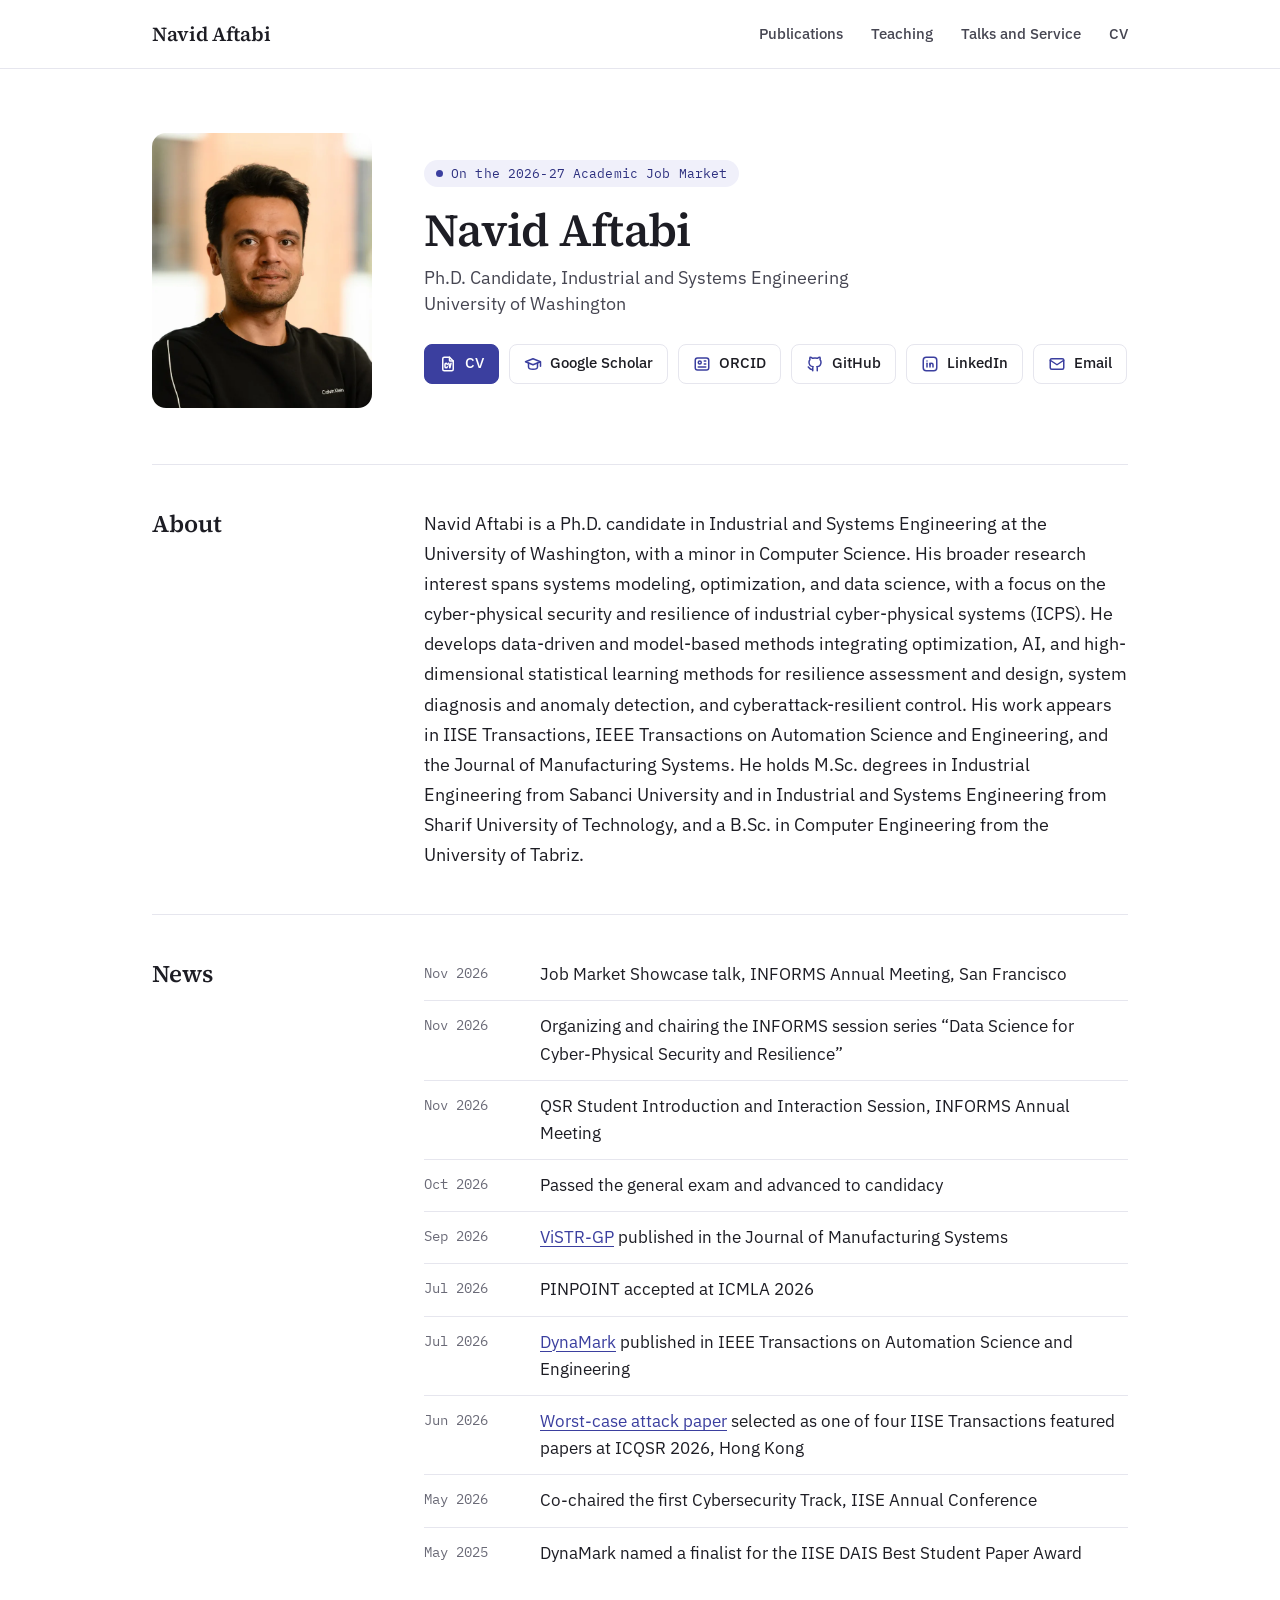
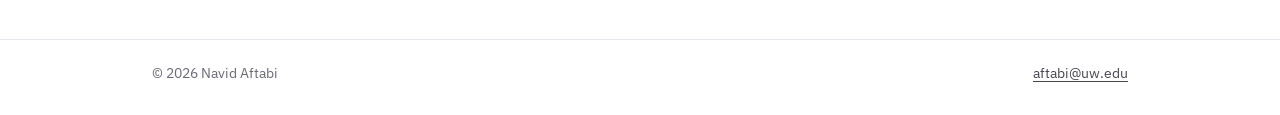
<file: index.html>
<!doctype html>
<html lang="en">
<head>
<meta charset="utf-8">
<meta name="viewport" content="width=device-width, initial-scale=1">
<title>Navid Aftabi</title>
<meta name="description" content="Navid Aftabi is a Ph.D. candidate in Industrial and Systems Engineering at the University of Washington, with a minor in Computer Science.">
<meta name="author" content="Navid Aftabi">
<link rel="canonical" href="https://navidaftabi.github.io/">
<meta property="og:type" content="profile">
<meta property="og:title" content="Navid Aftabi">
<meta property="og:description" content="Ph.D. Candidate, Industrial and Systems Engineering, University of Washington">
<meta property="og:url" content="https://navidaftabi.github.io/">
<meta property="og:image" content="https://navidaftabi.github.io/assets/img/og-card.png">
<meta property="og:image:width" content="1200">
<meta property="og:image:height" content="630">
<meta name="twitter:card" content="summary_large_image">
<link rel="icon" href="/favicon.svg" type="image/svg+xml">
<link rel="apple-touch-icon" href="/apple-touch-icon.png">
<link rel="preload" href="/assets/fonts/source-serif-4-latin-600-normal.woff2" as="font" type="font/woff2" crossorigin>
<link rel="preload" href="/assets/fonts/ibm-plex-sans-latin-400-normal.woff2" as="font" type="font/woff2" crossorigin>
<link rel="stylesheet" href="/assets/css/site.css">
<script type="application/ld+json">
{
  "@context": "https://schema.org",
  "@type": "Person",
  "name": "Navid Aftabi",
  "url": "https://navidaftabi.github.io/",
  "image": "https://navidaftabi.github.io/assets/img/navid-aftabi.jpg",
  "jobTitle": "Ph.D. Candidate",
  "affiliation": {
    "@type": "CollegeOrUniversity",
    "name": "University of Washington"
  },
  "alumniOf": [
    {
      "@type": "CollegeOrUniversity",
      "name": "Sabanci University"
    },
    {
      "@type": "CollegeOrUniversity",
      "name": "Sharif University of Technology"
    },
    {
      "@type": "CollegeOrUniversity",
      "name": "University of Tabriz"
    }
  ],
  "email": "mailto:aftabi@uw.edu",
  "sameAs": [
    "https://scholar.google.com/citations?user=bAB22FwAAAAJ",
    "https://orcid.org/0000-0002-2063-1622",
    "https://github.com/navidaftabi",
    "https://www.linkedin.com/in/navid-aftabi"
  ]
}
</script>
</head>
<body>
<a class="skip" href="#main">Skip to content</a>

<header class="site-header">
  <div class="wrap">
    <a class="wordmark" href="/">Navid Aftabi</a>
    <nav class="nav" aria-label="Main">
      <a href="/publications/">Publications</a>
      <a href="/teaching/">Teaching</a>
      <a href="/talks-and-service/">Talks and Service</a>
      <a href="/cv.pdf">CV</a>
    </nav>
  </div>
</header>

<main id="main" class="wrap">
  <section class="hero" aria-label="Introduction">
    <picture class="portrait">
      <source srcset="/assets/img/navid-aftabi.webp" type="image/webp">
      <img src="/assets/img/navid-aftabi.jpg" width="640" height="800" alt="Portrait of Navid Aftabi">
    </picture>
    <div>
      <p class="status">On the 2026-27 Academic Job Market</p>
      <h1>Navid Aftabi</h1>
      <p class="role">Ph.D. Candidate, Industrial and Systems Engineering<br>University of Washington</p>
      <ul class="links">
        <li><a class="btn btn-primary" href="/cv.pdf"><svg viewBox="0 0 24 24" fill="none" stroke="currentColor" stroke-width="2" stroke-linecap="round" stroke-linejoin="round" aria-hidden="true"><path d="M14 3v4a1 1 0 0 0 1 1h4"/><path d="M17 21h-10a2 2 0 0 1 -2 -2v-14a2 2 0 0 1 2 -2h7l5 5v11a2 2 0 0 1 -2 2"/><path d="M11 12.5a1.5 1.5 0 0 0 -3 0v3a1.5 1.5 0 0 0 3 0"/><path d="M13 11l1.5 6l1.5 -6"/></svg>CV</a></li>
        <li><a class="btn" href="https://scholar.google.com/citations?user=bAB22FwAAAAJ" rel="noopener"><svg viewBox="0 0 24 24" fill="none" stroke="currentColor" stroke-width="2" stroke-linecap="round" stroke-linejoin="round" aria-hidden="true"><path d="M22 9l-10 -4l-10 4l10 4l10 -4v6"/><path d="M6 10.6v5.4a6 3 0 0 0 12 0v-5.4"/></svg>Google Scholar</a></li>
        <li><a class="btn" href="https://orcid.org/0000-0002-2063-1622" rel="noopener"><svg viewBox="0 0 24 24" fill="none" stroke="currentColor" stroke-width="2" stroke-linecap="round" stroke-linejoin="round" aria-hidden="true"><path d="M3 7a3 3 0 0 1 3 -3h12a3 3 0 0 1 3 3v10a3 3 0 0 1 -3 3h-12a3 3 0 0 1 -3 -3l0 -10"/><path d="M7 10a2 2 0 1 0 4 0a2 2 0 1 0 -4 0"/><path d="M15 8l2 0"/><path d="M15 12l2 0"/><path d="M7 16l10 0"/></svg>ORCID</a></li>
        <li><a class="btn" href="https://github.com/navidaftabi" rel="noopener"><svg viewBox="0 0 24 24" fill="none" stroke="currentColor" stroke-width="2" stroke-linecap="round" stroke-linejoin="round" aria-hidden="true"><path d="M9 19c-4.3 1.4 -4.3 -2.5 -6 -3m12 5v-3.5c0 -1 .1 -1.4 -.5 -2c2.8 -.3 5.5 -1.4 5.5 -6a4.6 4.6 0 0 0 -1.3 -3.2a4.2 4.2 0 0 0 -.1 -3.2s-1.1 -.3 -3.5 1.3a12.3 12.3 0 0 0 -6.2 0c-2.4 -1.6 -3.5 -1.3 -3.5 -1.3a4.2 4.2 0 0 0 -.1 3.2a4.6 4.6 0 0 0 -1.3 3.2c0 4.6 2.7 5.7 5.5 6c-.6 .6 -.6 1.2 -.5 2v3.5"/></svg>GitHub</a></li>
        <li><a class="btn" href="https://www.linkedin.com/in/navid-aftabi" rel="noopener"><svg viewBox="0 0 24 24" fill="none" stroke="currentColor" stroke-width="2" stroke-linecap="round" stroke-linejoin="round" aria-hidden="true"><path d="M8 11v5"/><path d="M8 8v.01"/><path d="M12 16v-5"/><path d="M16 16v-3a2 2 0 1 0 -4 0"/><path d="M3 7a4 4 0 0 1 4 -4h10a4 4 0 0 1 4 4v10a4 4 0 0 1 -4 4h-10a4 4 0 0 1 -4 -4l0 -10"/></svg>LinkedIn</a></li>
        <li><a class="btn" href="mailto:aftabi@uw.edu"><svg viewBox="0 0 24 24" fill="none" stroke="currentColor" stroke-width="2" stroke-linecap="round" stroke-linejoin="round" aria-hidden="true"><path d="M3 7a2 2 0 0 1 2 -2h14a2 2 0 0 1 2 2v10a2 2 0 0 1 -2 2h-14a2 2 0 0 1 -2 -2v-10"/><path d="M3 7l9 6l9 -6"/></svg>Email</a></li>
      </ul>
    </div>
  </section>

  <section class="section" aria-labelledby="about">
    <h2 id="about">About</h2>
    <p class="bio">Navid Aftabi is a Ph.D. candidate in Industrial and Systems Engineering at the University of Washington, with a minor in Computer Science. His broader research interest spans systems modeling, optimization, and data science, with a focus on the cyber-physical security and resilience of industrial cyber-physical systems (ICPS). He develops data-driven and model-based methods integrating optimization, AI, and high-dimensional statistical learning methods for resilience assessment and design, system diagnosis and anomaly detection, and cyberattack-resilient control. His work appears in IISE Transactions, IEEE Transactions on Automation Science and Engineering, and the Journal of Manufacturing Systems. He holds M.Sc. degrees in Industrial Engineering from Sabanci University and in Industrial and Systems Engineering from Sharif University of Technology, and a B.Sc. in Computer Engineering from the University of Tabriz.</p>
  </section>

  <section class="section" aria-labelledby="news">
    <h2 id="news">News</h2>
    <ul class="news">
      <li><time datetime="2026-11">Nov 2026</time><p>Job Market Showcase talk, INFORMS Annual Meeting, San Francisco</p></li>
      <li><time datetime="2026-11">Nov 2026</time><p>Organizing and chairing the INFORMS session series “Data Science for Cyber-Physical Security and Resilience”</p></li>
      <li><time datetime="2026-11">Nov 2026</time><p>QSR Student Introduction and Interaction Session, INFORMS Annual Meeting</p></li>
      <li><time datetime="2026-10">Oct 2026</time><p>Passed the general exam and advanced to candidacy</p></li>
      <li><time datetime="2026-09">Sep 2026</time><p><a href="https://doi.org/10.1016/j.jmsy.2026.09.008" rel="noopener">ViSTR-GP</a> published in the Journal of Manufacturing Systems</p></li>
      <li><time datetime="2026-07">Jul 2026</time><p>PINPOINT accepted at ICMLA 2026</p></li>
      <li><time datetime="2026-07">Jul 2026</time><p><a href="https://doi.org/10.1109/TASE.2026.3715642" rel="noopener">DynaMark</a> published in IEEE Transactions on Automation Science and Engineering</p></li>
      <li><time datetime="2026-06">Jun 2026</time><p><a href="https://doi.org/10.1080/24725854.2024.2439856" rel="noopener">Worst-case attack paper</a> selected as one of four IISE Transactions featured papers at ICQSR 2026, Hong Kong</p></li>
      <li><time datetime="2026-05">May 2026</time><p>Co-chaired the first Cybersecurity Track, IISE Annual Conference</p></li>
      <li><time datetime="2025-05">May 2025</time><p>DynaMark named a finalist for the IISE DAIS Best Student Paper Award</p></li>
    </ul>
  </section>
</main>

<footer class="site-footer">
  <div class="wrap">
    <span>&copy; 2026 Navid Aftabi</span>
    <a href="mailto:aftabi@uw.edu">aftabi@uw.edu</a>
  </div>
</footer>
</body>
</html>
</file>
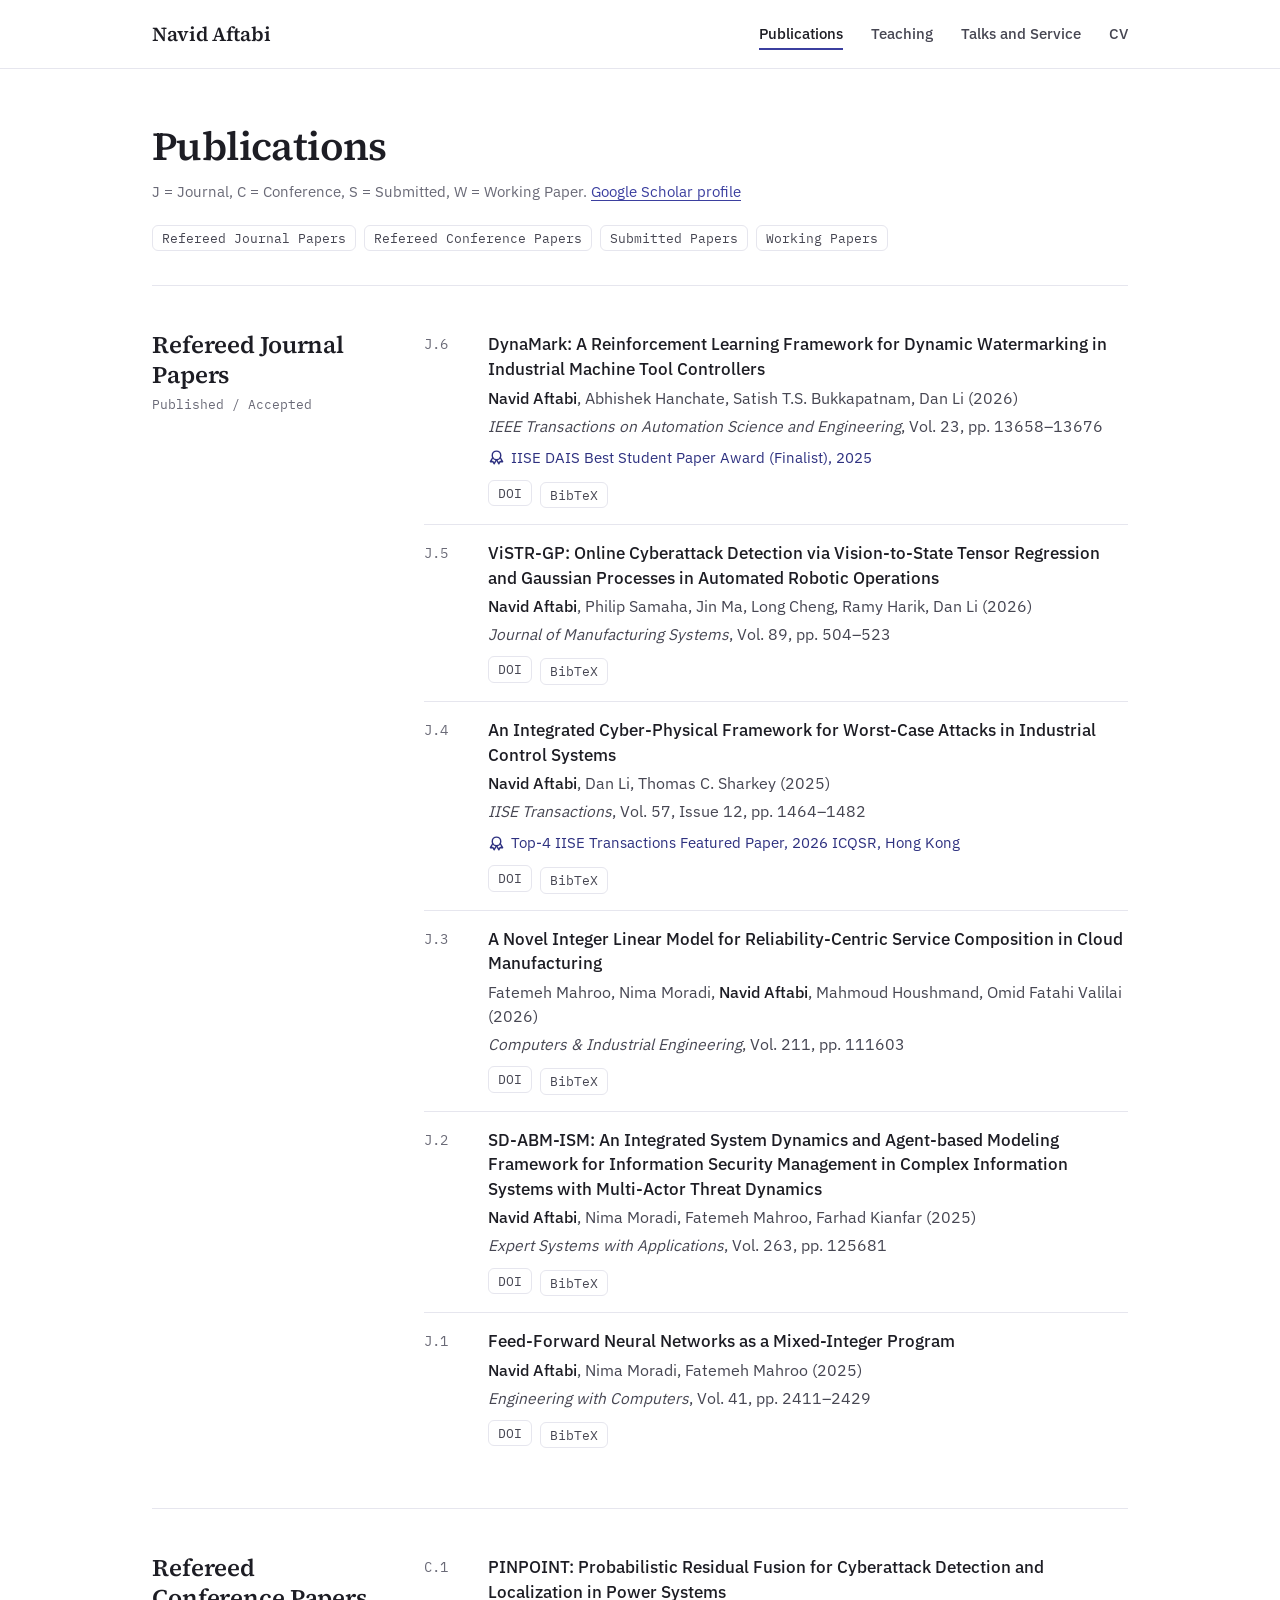
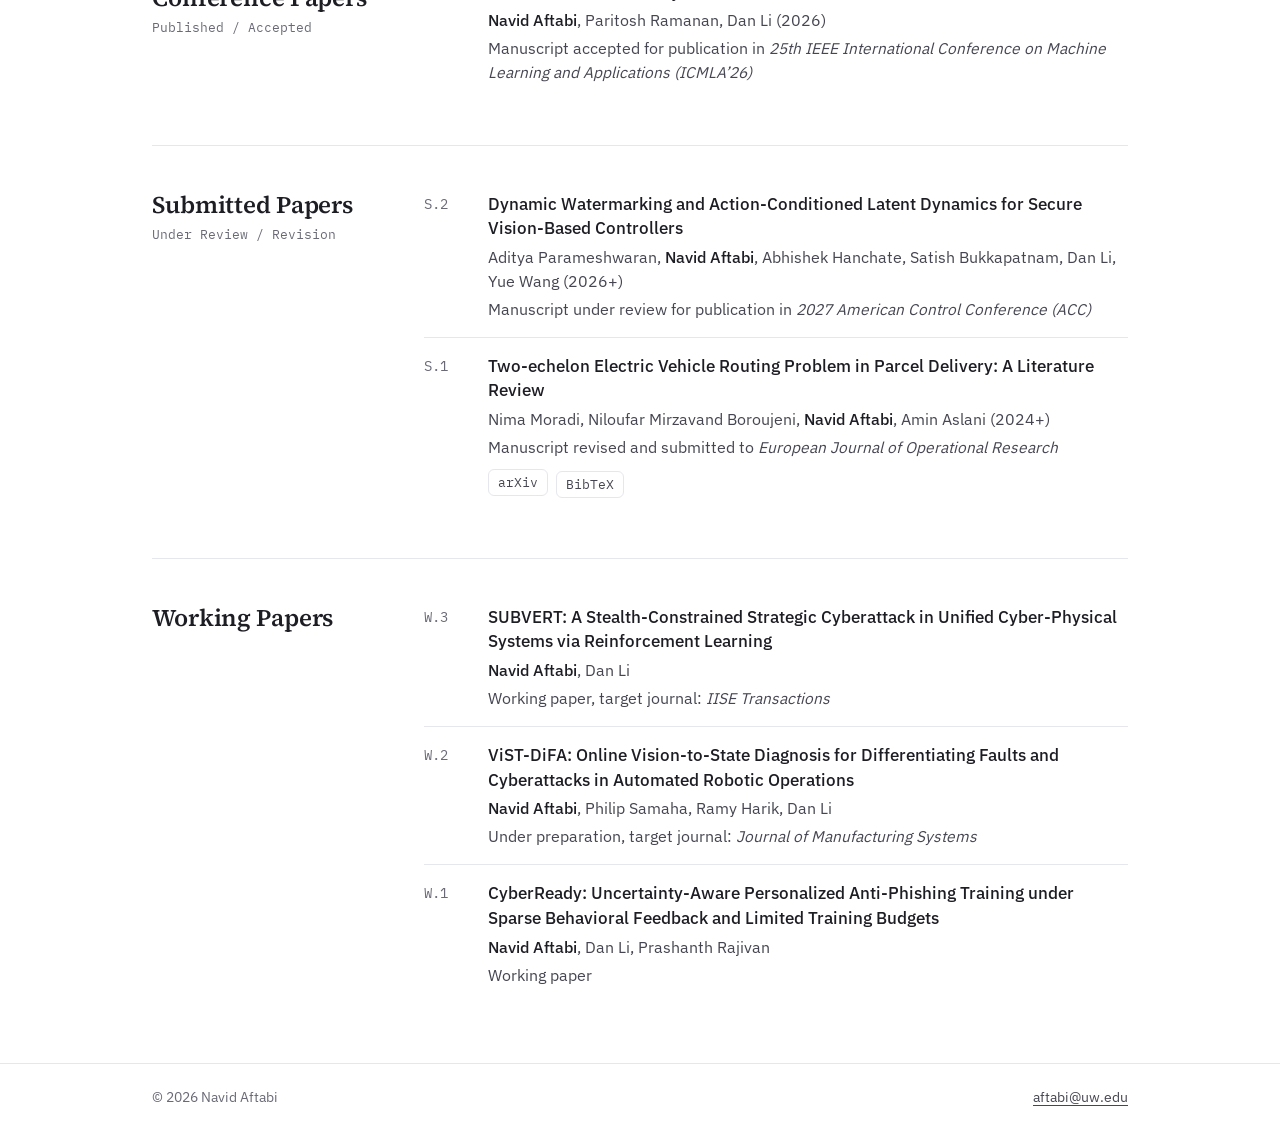
<file: publications/index.html>
<!doctype html>
<html lang="en">
<head>
<meta charset="utf-8">
<meta name="viewport" content="width=device-width, initial-scale=1">
<title>Publications | Navid Aftabi</title>
<meta name="description" content="Publications of Navid Aftabi: journal papers, conference papers, submitted papers, and working papers.">
<meta name="author" content="Navid Aftabi">
<link rel="canonical" href="https://navidaftabi.github.io/publications/">
<meta property="og:type" content="profile">
<meta property="og:title" content="Publications | Navid Aftabi">
<meta property="og:description" content="Ph.D. Candidate, Industrial and Systems Engineering, University of Washington">
<meta property="og:url" content="https://navidaftabi.github.io/publications/">
<meta property="og:image" content="https://navidaftabi.github.io/assets/img/og-card.png">
<meta property="og:image:width" content="1200">
<meta property="og:image:height" content="630">
<meta name="twitter:card" content="summary_large_image">
<link rel="icon" href="/favicon.svg" type="image/svg+xml">
<link rel="apple-touch-icon" href="/apple-touch-icon.png">
<link rel="preload" href="/assets/fonts/source-serif-4-latin-600-normal.woff2" as="font" type="font/woff2" crossorigin>
<link rel="preload" href="/assets/fonts/ibm-plex-sans-latin-400-normal.woff2" as="font" type="font/woff2" crossorigin>
<link rel="stylesheet" href="/assets/css/site.css">
</head>
<body>
<a class="skip" href="#main">Skip to content</a>

<header class="site-header">
  <div class="wrap">
    <a class="wordmark" href="/">Navid Aftabi</a>
    <nav class="nav" aria-label="Main">
      <a href="/publications/" aria-current="page">Publications</a>
      <a href="/teaching/">Teaching</a>
      <a href="/talks-and-service/">Talks and Service</a>
      <a href="/cv.pdf">CV</a>
    </nav>
  </div>
</header>

<main id="main" class="wrap">
  <header class="page-head">
    <h1>Publications</h1>
    <p class="page-note">J = Journal, C = Conference, S = Submitted, W = Working Paper. <a href="https://scholar.google.com/citations?user=bAB22FwAAAAJ" rel="noopener">Google Scholar profile</a></p>
    <nav class="jump" aria-label="Sections"><a class="chip" href="#journal">Refereed Journal Papers</a><a class="chip" href="#conference">Refereed Conference Papers</a><a class="chip" href="#submitted">Submitted Papers</a><a class="chip" href="#working">Working Papers</a></nav>
  </header>

  <section class="section" aria-labelledby="journal">
    <h2 id="journal">Refereed Journal Papers<span class="sub">Published / Accepted</span></h2>
    <div>
      <ol class="entries">
        <li class="entry pub" id="J6">
          <span class="pub-label">J.6</span>
          <div>
          <h3 class="pub-title"><a href="https://doi.org/10.1109/TASE.2026.3715642" rel="noopener">DynaMark: A Reinforcement Learning Framework for Dynamic Watermarking in Industrial Machine Tool Controllers</a></h3>
          <p class="pub-meta"><strong>Navid Aftabi</strong>, Abhishek Hanchate, Satish T.S. Bukkapatnam, Dan Li (2026)</p>
          <p class="pub-meta"><em>IEEE Transactions on Automation Science and Engineering</em>, Vol. 23, pp. 13658–13676</p>
          <p class="pub-award"><svg viewBox="0 0 24 24" fill="none" stroke="currentColor" stroke-width="2" stroke-linecap="round" stroke-linejoin="round" aria-hidden="true"><path d="M6 9a6 6 0 1 0 12 0a6 6 0 1 0 -12 0"/><path d="M12 15l3.4 5.89l1.598 -3.233l3.598 .232l-3.4 -5.889"/><path d="M6.802 12l-3.4 5.89l3.598 -.233l1.598 3.232l3.4 -5.889"/></svg>IISE DAIS Best Student Paper Award (Finalist), 2025</p>
          <div class="pub-actions"><a class="chip" href="https://doi.org/10.1109/TASE.2026.3715642" rel="noopener">DOI</a><details class="bib"><summary class="chip">BibTeX</summary><pre>@article{aftabi2026dynamark,
  author = {Aftabi, Navid and Hanchate, Abhishek and Bukkapatnam, Satish T.S. and Li, Dan},
  title = {{DynaMark: A Reinforcement Learning Framework for Dynamic Watermarking in Industrial Machine Tool Controllers}},
  journal = {IEEE Transactions on Automation Science and Engineering},
  year = {2026},
  volume = {23},
  pages = {13658--13676},
  doi = {10.1109/TASE.2026.3715642}
}</pre><button class="chip copy" type="button">Copy</button></details></div>
          </div>
        </li>
        <li class="entry pub" id="J5">
          <span class="pub-label">J.5</span>
          <div>
          <h3 class="pub-title"><a href="https://doi.org/10.1016/j.jmsy.2026.09.008" rel="noopener">ViSTR-GP: Online Cyberattack Detection via Vision-to-State Tensor Regression and Gaussian Processes in Automated Robotic Operations</a></h3>
          <p class="pub-meta"><strong>Navid Aftabi</strong>, Philip Samaha, Jin Ma, Long Cheng, Ramy Harik, Dan Li (2026)</p>
          <p class="pub-meta"><em>Journal of Manufacturing Systems</em>, Vol. 89, pp. 504–523</p>
          <div class="pub-actions"><a class="chip" href="https://doi.org/10.1016/j.jmsy.2026.09.008" rel="noopener">DOI</a><details class="bib"><summary class="chip">BibTeX</summary><pre>@article{aftabi2026vistrgp,
  author = {Aftabi, Navid and Samaha, Philip and Ma, Jin and Cheng, Long and Harik, Ramy and Li, Dan},
  title = {{ViSTR-GP: Online Cyberattack Detection via Vision-to-State Tensor Regression and Gaussian Processes in Automated Robotic Operations}},
  journal = {Journal of Manufacturing Systems},
  year = {2026},
  volume = {89},
  pages = {504--523},
  doi = {10.1016/j.jmsy.2026.09.008}
}</pre><button class="chip copy" type="button">Copy</button></details></div>
          </div>
        </li>
        <li class="entry pub" id="J4">
          <span class="pub-label">J.4</span>
          <div>
          <h3 class="pub-title"><a href="https://doi.org/10.1080/24725854.2024.2439856" rel="noopener">An Integrated Cyber-Physical Framework for Worst-Case Attacks in Industrial Control Systems</a></h3>
          <p class="pub-meta"><strong>Navid Aftabi</strong>, Dan Li, Thomas C. Sharkey (2025)</p>
          <p class="pub-meta"><em>IISE Transactions</em>, Vol. 57, Issue 12, pp. 1464–1482</p>
          <p class="pub-award"><svg viewBox="0 0 24 24" fill="none" stroke="currentColor" stroke-width="2" stroke-linecap="round" stroke-linejoin="round" aria-hidden="true"><path d="M6 9a6 6 0 1 0 12 0a6 6 0 1 0 -12 0"/><path d="M12 15l3.4 5.89l1.598 -3.233l3.598 .232l-3.4 -5.889"/><path d="M6.802 12l-3.4 5.89l3.598 -.233l1.598 3.232l3.4 -5.889"/></svg>Top-4 IISE Transactions Featured Paper, 2026 ICQSR, Hong Kong</p>
          <div class="pub-actions"><a class="chip" href="https://doi.org/10.1080/24725854.2024.2439856" rel="noopener">DOI</a><details class="bib"><summary class="chip">BibTeX</summary><pre>@article{aftabi2025integrated,
  author = {Aftabi, Navid and Li, Dan and Sharkey, Thomas C.},
  title = {{An Integrated Cyber-Physical Framework for Worst-Case Attacks in Industrial Control Systems}},
  journal = {IISE Transactions},
  year = {2025},
  volume = {57},
  number = {12},
  pages = {1464--1482},
  doi = {10.1080/24725854.2024.2439856}
}</pre><button class="chip copy" type="button">Copy</button></details></div>
          </div>
        </li>
        <li class="entry pub" id="J3">
          <span class="pub-label">J.3</span>
          <div>
          <h3 class="pub-title"><a href="https://doi.org/10.1016/j.cie.2025.111603" rel="noopener">A Novel Integer Linear Model for Reliability-Centric Service Composition in Cloud Manufacturing</a></h3>
          <p class="pub-meta">Fatemeh Mahroo, Nima Moradi, <strong>Navid Aftabi</strong>, Mahmoud Houshmand, Omid Fatahi Valilai (2026)</p>
          <p class="pub-meta"><em>Computers &amp; Industrial Engineering</em>, Vol. 211, pp. 111603</p>
          <div class="pub-actions"><a class="chip" href="https://doi.org/10.1016/j.cie.2025.111603" rel="noopener">DOI</a><details class="bib"><summary class="chip">BibTeX</summary><pre>@article{mahroo2026novel,
  author = {Mahroo, Fatemeh and Moradi, Nima and Aftabi, Navid and Houshmand, Mahmoud and {Fatahi Valilai}, Omid},
  title = {{A Novel Integer Linear Model for Reliability-Centric Service Composition in Cloud Manufacturing}},
  journal = {Computers \&amp; Industrial Engineering},
  year = {2026},
  volume = {211},
  pages = {111603},
  doi = {10.1016/j.cie.2025.111603}
}</pre><button class="chip copy" type="button">Copy</button></details></div>
          </div>
        </li>
        <li class="entry pub" id="J2">
          <span class="pub-label">J.2</span>
          <div>
          <h3 class="pub-title"><a href="https://doi.org/10.1016/j.eswa.2024.125681" rel="noopener">SD-ABM-ISM: An Integrated System Dynamics and Agent-based Modeling Framework for Information Security Management in Complex Information Systems with Multi-Actor Threat Dynamics</a></h3>
          <p class="pub-meta"><strong>Navid Aftabi</strong>, Nima Moradi, Fatemeh Mahroo, Farhad Kianfar (2025)</p>
          <p class="pub-meta"><em>Expert Systems with Applications</em>, Vol. 263, pp. 125681</p>
          <div class="pub-actions"><a class="chip" href="https://doi.org/10.1016/j.eswa.2024.125681" rel="noopener">DOI</a><details class="bib"><summary class="chip">BibTeX</summary><pre>@article{aftabi2025sdabmism,
  author = {Aftabi, Navid and Moradi, Nima and Mahroo, Fatemeh and Kianfar, Farhad},
  title = {{SD-ABM-ISM: An Integrated System Dynamics and Agent-based Modeling Framework for Information Security Management in Complex Information Systems with Multi-Actor Threat Dynamics}},
  journal = {Expert Systems with Applications},
  year = {2025},
  volume = {263},
  pages = {125681},
  doi = {10.1016/j.eswa.2024.125681}
}</pre><button class="chip copy" type="button">Copy</button></details></div>
          </div>
        </li>
        <li class="entry pub" id="J1">
          <span class="pub-label">J.1</span>
          <div>
          <h3 class="pub-title"><a href="https://doi.org/10.1007/s00366-025-02114-2" rel="noopener">Feed-Forward Neural Networks as a Mixed-Integer Program</a></h3>
          <p class="pub-meta"><strong>Navid Aftabi</strong>, Nima Moradi, Fatemeh Mahroo (2025)</p>
          <p class="pub-meta"><em>Engineering with Computers</em>, Vol. 41, pp. 2411–2429</p>
          <div class="pub-actions"><a class="chip" href="https://doi.org/10.1007/s00366-025-02114-2" rel="noopener">DOI</a><details class="bib"><summary class="chip">BibTeX</summary><pre>@article{aftabi2025feedforward,
  author = {Aftabi, Navid and Moradi, Nima and Mahroo, Fatemeh},
  title = {{Feed-Forward Neural Networks as a Mixed-Integer Program}},
  journal = {Engineering with Computers},
  year = {2025},
  volume = {41},
  pages = {2411--2429},
  doi = {10.1007/s00366-025-02114-2}
}</pre><button class="chip copy" type="button">Copy</button></details></div>
          </div>
        </li>
      </ol>
    </div>
  </section>

  <section class="section" aria-labelledby="conference">
    <h2 id="conference">Refereed Conference Papers<span class="sub">Published / Accepted</span></h2>
    <div>
      <ol class="entries">
        <li class="entry pub" id="C1">
          <span class="pub-label">C.1</span>
          <div>
          <h3 class="pub-title">PINPOINT: Probabilistic Residual Fusion for Cyberattack Detection and Localization in Power Systems</h3>
          <p class="pub-meta"><strong>Navid Aftabi</strong>, Paritosh Ramanan, Dan Li (2026)</p>
          <p class="pub-meta">Manuscript accepted for publication in <em>25th IEEE International Conference on Machine Learning and Applications (ICMLA’26)</em></p>
          </div>
        </li>
      </ol>
    </div>
  </section>

  <section class="section" aria-labelledby="submitted">
    <h2 id="submitted">Submitted Papers<span class="sub">Under Review / Revision</span></h2>
    <div>
      <ol class="entries">
        <li class="entry pub" id="S2">
          <span class="pub-label">S.2</span>
          <div>
          <h3 class="pub-title">Dynamic Watermarking and Action-Conditioned Latent Dynamics for Secure Vision-Based Controllers</h3>
          <p class="pub-meta">Aditya Parameshwaran, <strong>Navid Aftabi</strong>, Abhishek Hanchate, Satish Bukkapatnam, Dan Li, Yue Wang (2026+)</p>
          <p class="pub-meta">Manuscript under review for publication in <em>2027 American Control Conference (ACC)</em></p>
          </div>
        </li>
        <li class="entry pub" id="S1">
          <span class="pub-label">S.1</span>
          <div>
          <h3 class="pub-title"><a href="https://doi.org/10.48550/arXiv.2412.19395" rel="noopener">Two-echelon Electric Vehicle Routing Problem in Parcel Delivery: A Literature Review</a></h3>
          <p class="pub-meta">Nima Moradi, Niloufar Mirzavand Boroujeni, <strong>Navid Aftabi</strong>, Amin Aslani (2024+)</p>
          <p class="pub-meta">Manuscript revised and submitted to <em>European Journal of Operational Research</em></p>
          <div class="pub-actions"><a class="chip" href="https://doi.org/10.48550/arXiv.2412.19395" rel="noopener">arXiv</a><details class="bib"><summary class="chip">BibTeX</summary><pre>@misc{moradi2024twoechelon,
  author = {Moradi, Nima and {Mirzavand Boroujeni}, Niloufar and Aftabi, Navid and Aslani, Amin},
  title = {{Two-echelon Electric Vehicle Routing Problem in Parcel Delivery: A Literature Review}},
  year = {2024},
  eprint = {2412.19395},
  archivePrefix = {arXiv},
  doi = {10.48550/arXiv.2412.19395}
}</pre><button class="chip copy" type="button">Copy</button></details></div>
          </div>
        </li>
      </ol>
    </div>
  </section>

  <section class="section" aria-labelledby="working">
    <h2 id="working">Working Papers</h2>
    <div>
      <ol class="entries">
        <li class="entry pub" id="W3">
          <span class="pub-label">W.3</span>
          <div>
          <h3 class="pub-title">SUBVERT: A Stealth-Constrained Strategic Cyberattack in Unified Cyber-Physical Systems via Reinforcement Learning</h3>
          <p class="pub-meta"><strong>Navid Aftabi</strong>, Dan Li</p>
          <p class="pub-meta">Working paper, target journal: <em>IISE Transactions</em></p>
          </div>
        </li>
        <li class="entry pub" id="W2">
          <span class="pub-label">W.2</span>
          <div>
          <h3 class="pub-title">ViST-DiFA: Online Vision-to-State Diagnosis for Differentiating Faults and Cyberattacks in Automated Robotic Operations</h3>
          <p class="pub-meta"><strong>Navid Aftabi</strong>, Philip Samaha, Ramy Harik, Dan Li</p>
          <p class="pub-meta">Under preparation, target journal: <em>Journal of Manufacturing Systems</em></p>
          </div>
        </li>
        <li class="entry pub" id="W1">
          <span class="pub-label">W.1</span>
          <div>
          <h3 class="pub-title">CyberReady: Uncertainty-Aware Personalized Anti-Phishing Training under Sparse Behavioral Feedback and Limited Training Budgets</h3>
          <p class="pub-meta"><strong>Navid Aftabi</strong>, Dan Li, Prashanth Rajivan</p>
          <p class="pub-meta">Working paper</p>
          </div>
        </li>
      </ol>
    </div>
  </section>
</main>

<footer class="site-footer">
  <div class="wrap">
    <span>&copy; 2026 Navid Aftabi</span>
    <a href="mailto:aftabi@uw.edu">aftabi@uw.edu</a>
  </div>
</footer>
<script>
document.querySelectorAll('.bib .copy').forEach(function (b) {
  b.addEventListener('click', function () {
    var t = b.parentElement.querySelector('pre').textContent;
    navigator.clipboard.writeText(t).then(function () {
      b.textContent = 'Copied'; setTimeout(function () { b.textContent = 'Copy'; }, 1500);
    });
  });
});
</script>
</body>
</html>
</file>
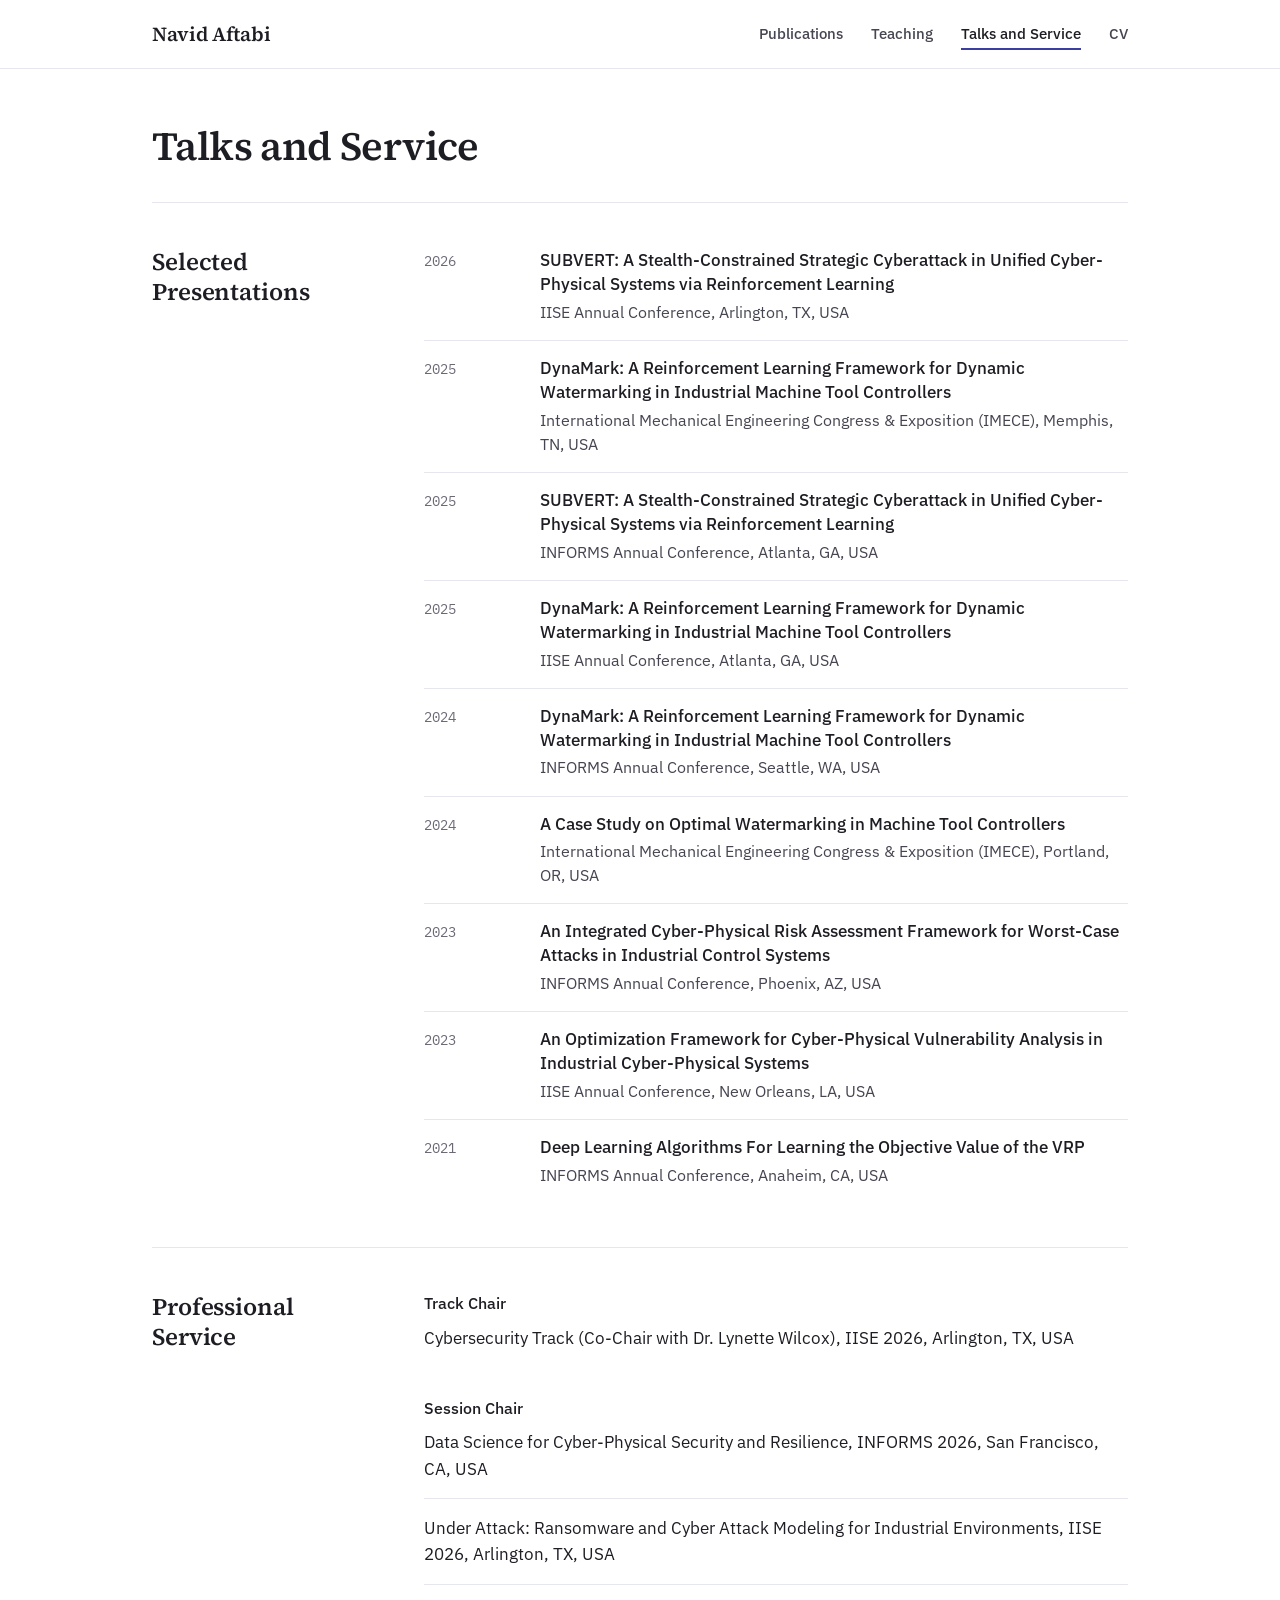
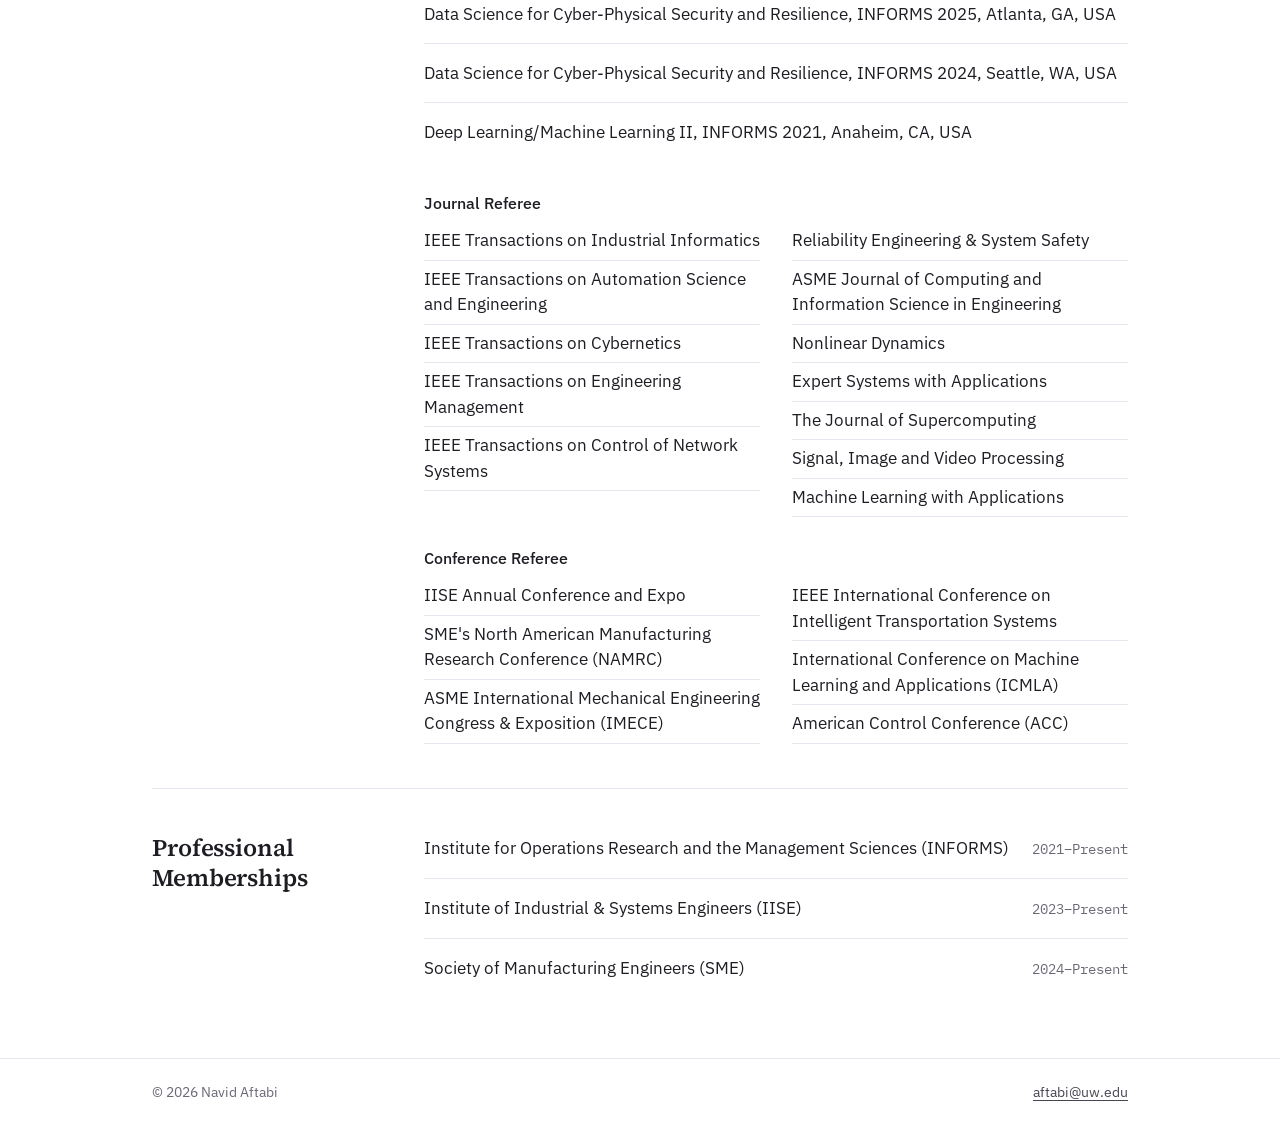
<file: talks-and-service/index.html>
<!doctype html>
<html lang="en">
<head>
<meta charset="utf-8">
<meta name="viewport" content="width=device-width, initial-scale=1">
<title>Talks and Service | Navid Aftabi</title>
<meta name="description" content="Selected presentations, professional service, and memberships of Navid Aftabi.">
<meta name="author" content="Navid Aftabi">
<link rel="canonical" href="https://navidaftabi.github.io/talks-and-service/">
<meta property="og:type" content="profile">
<meta property="og:title" content="Talks and Service | Navid Aftabi">
<meta property="og:description" content="Ph.D. Candidate, Industrial and Systems Engineering, University of Washington">
<meta property="og:url" content="https://navidaftabi.github.io/talks-and-service/">
<meta property="og:image" content="https://navidaftabi.github.io/assets/img/og-card.png">
<meta property="og:image:width" content="1200">
<meta property="og:image:height" content="630">
<meta name="twitter:card" content="summary_large_image">
<link rel="icon" href="/favicon.svg" type="image/svg+xml">
<link rel="apple-touch-icon" href="/apple-touch-icon.png">
<link rel="preload" href="/assets/fonts/source-serif-4-latin-600-normal.woff2" as="font" type="font/woff2" crossorigin>
<link rel="preload" href="/assets/fonts/ibm-plex-sans-latin-400-normal.woff2" as="font" type="font/woff2" crossorigin>
<link rel="stylesheet" href="/assets/css/site.css">
</head>
<body>
<a class="skip" href="#main">Skip to content</a>

<header class="site-header">
  <div class="wrap">
    <a class="wordmark" href="/">Navid Aftabi</a>
    <nav class="nav" aria-label="Main">
      <a href="/publications/">Publications</a>
      <a href="/teaching/">Teaching</a>
      <a href="/talks-and-service/" aria-current="page">Talks and Service</a>
      <a href="/cv.pdf">CV</a>
    </nav>
  </div>
</header>

<main id="main" class="wrap">
  <header class="page-head">
    <h1>Talks and Service</h1>
  </header>

  <section class="section" aria-labelledby="talks">
    <h2 id="talks">Selected Presentations</h2>
    <div>
      <ul class="entries">
        <li class="entry dated"><span class="when">2026</span>
          <div><h3 class="item-title">SUBVERT: A Stealth-Constrained Strategic Cyberattack in Unified Cyber-Physical Systems via Reinforcement Learning</h3>
          <p class="item-meta">IISE Annual Conference, Arlington, TX, USA</p></div>
        </li>
        <li class="entry dated"><span class="when">2025</span>
          <div><h3 class="item-title">DynaMark: A Reinforcement Learning Framework for Dynamic Watermarking in Industrial Machine Tool Controllers</h3>
          <p class="item-meta">International Mechanical Engineering Congress &amp; Exposition (IMECE), Memphis, TN, USA</p></div>
        </li>
        <li class="entry dated"><span class="when">2025</span>
          <div><h3 class="item-title">SUBVERT: A Stealth-Constrained Strategic Cyberattack in Unified Cyber-Physical Systems via Reinforcement Learning</h3>
          <p class="item-meta">INFORMS Annual Conference, Atlanta, GA, USA</p></div>
        </li>
        <li class="entry dated"><span class="when">2025</span>
          <div><h3 class="item-title">DynaMark: A Reinforcement Learning Framework for Dynamic Watermarking in Industrial Machine Tool Controllers</h3>
          <p class="item-meta">IISE Annual Conference, Atlanta, GA, USA</p></div>
        </li>
        <li class="entry dated"><span class="when">2024</span>
          <div><h3 class="item-title">DynaMark: A Reinforcement Learning Framework for Dynamic Watermarking in Industrial Machine Tool Controllers</h3>
          <p class="item-meta">INFORMS Annual Conference, Seattle, WA, USA</p></div>
        </li>
        <li class="entry dated"><span class="when">2024</span>
          <div><h3 class="item-title">A Case Study on Optimal Watermarking in Machine Tool Controllers</h3>
          <p class="item-meta">International Mechanical Engineering Congress &amp; Exposition (IMECE), Portland, OR, USA</p></div>
        </li>
        <li class="entry dated"><span class="when">2023</span>
          <div><h3 class="item-title">An Integrated Cyber-Physical Risk Assessment Framework for Worst-Case Attacks in Industrial Control Systems</h3>
          <p class="item-meta">INFORMS Annual Conference, Phoenix, AZ, USA</p></div>
        </li>
        <li class="entry dated"><span class="when">2023</span>
          <div><h3 class="item-title">An Optimization Framework for Cyber-Physical Vulnerability Analysis in Industrial Cyber-Physical Systems</h3>
          <p class="item-meta">IISE Annual Conference, New Orleans, LA, USA</p></div>
        </li>
        <li class="entry dated"><span class="when">2021</span>
          <div><h3 class="item-title">Deep Learning Algorithms For Learning the Objective Value of the VRP</h3>
          <p class="item-meta">INFORMS Annual Conference, Anaheim, CA, USA</p></div>
        </li>
      </ul>
    </div>
  </section>

  <section class="section" aria-labelledby="service">
    <h2 id="service">Professional Service</h2>
    <div>
      <h3 class="group">Track Chair</h3>
      <ul class="entries">
        <li class="entry"><p class="item-plain">Cybersecurity Track (Co-Chair with Dr. Lynette Wilcox), IISE 2026, Arlington, TX, USA</p></li>
      </ul>
      <h3 class="group">Session Chair</h3>
      <ul class="entries">
        <li class="entry"><p class="item-plain">Data Science for Cyber-Physical Security and Resilience, INFORMS 2026, San Francisco, CA, USA</p></li>
        <li class="entry"><p class="item-plain">Under Attack: Ransomware and Cyber Attack Modeling for Industrial Environments, IISE 2026, Arlington, TX, USA</p></li>
        <li class="entry"><p class="item-plain">Data Science for Cyber-Physical Security and Resilience, INFORMS 2025, Atlanta, GA, USA</p></li>
        <li class="entry"><p class="item-plain">Data Science for Cyber-Physical Security and Resilience, INFORMS 2024, Seattle, WA, USA</p></li>
        <li class="entry"><p class="item-plain">Deep Learning/Machine Learning II, INFORMS 2021, Anaheim, CA, USA</p></li>
      </ul>
      <h3 class="group">Journal Referee</h3>
      <ul class="cols">
        <li>IEEE Transactions on Industrial Informatics</li>
        <li>IEEE Transactions on Automation Science and Engineering</li>
        <li>IEEE Transactions on Cybernetics</li>
        <li>IEEE Transactions on Engineering Management</li>
        <li>IEEE Transactions on Control of Network Systems</li>
        <li>Reliability Engineering &amp; System Safety</li>
        <li>ASME Journal of Computing and Information Science in Engineering</li>
        <li>Nonlinear Dynamics</li>
        <li>Expert Systems with Applications</li>
        <li>The Journal of Supercomputing</li>
        <li>Signal, Image and Video Processing</li>
        <li>Machine Learning with Applications</li>
      </ul>
      <h3 class="group">Conference Referee</h3>
      <ul class="cols">
        <li>IISE Annual Conference and Expo</li>
        <li>SME&#x27;s North American Manufacturing Research Conference (NAMRC)</li>
        <li>ASME International Mechanical Engineering Congress &amp; Exposition (IMECE)</li>
        <li>IEEE International Conference on Intelligent Transportation Systems</li>
        <li>International Conference on Machine Learning and Applications (ICMLA)</li>
        <li>American Control Conference (ACC)</li>
      </ul>
    </div>
  </section>

  <section class="section" aria-labelledby="memberships">
    <h2 id="memberships">Professional Memberships</h2>
    <div>
      <ul class="entries">
        <li class="entry row"><p class="item-plain">Institute for Operations Research and the Management Sciences (INFORMS)</p><span class="when">2021–Present</span></li>
        <li class="entry row"><p class="item-plain">Institute of Industrial &amp; Systems Engineers (IISE)</p><span class="when">2023–Present</span></li>
        <li class="entry row"><p class="item-plain">Society of Manufacturing Engineers (SME)</p><span class="when">2024–Present</span></li>
      </ul>
    </div>
  </section>
</main>

<footer class="site-footer">
  <div class="wrap">
    <span>&copy; 2026 Navid Aftabi</span>
    <a href="mailto:aftabi@uw.edu">aftabi@uw.edu</a>
  </div>
</footer>
</body>
</html>
</file>
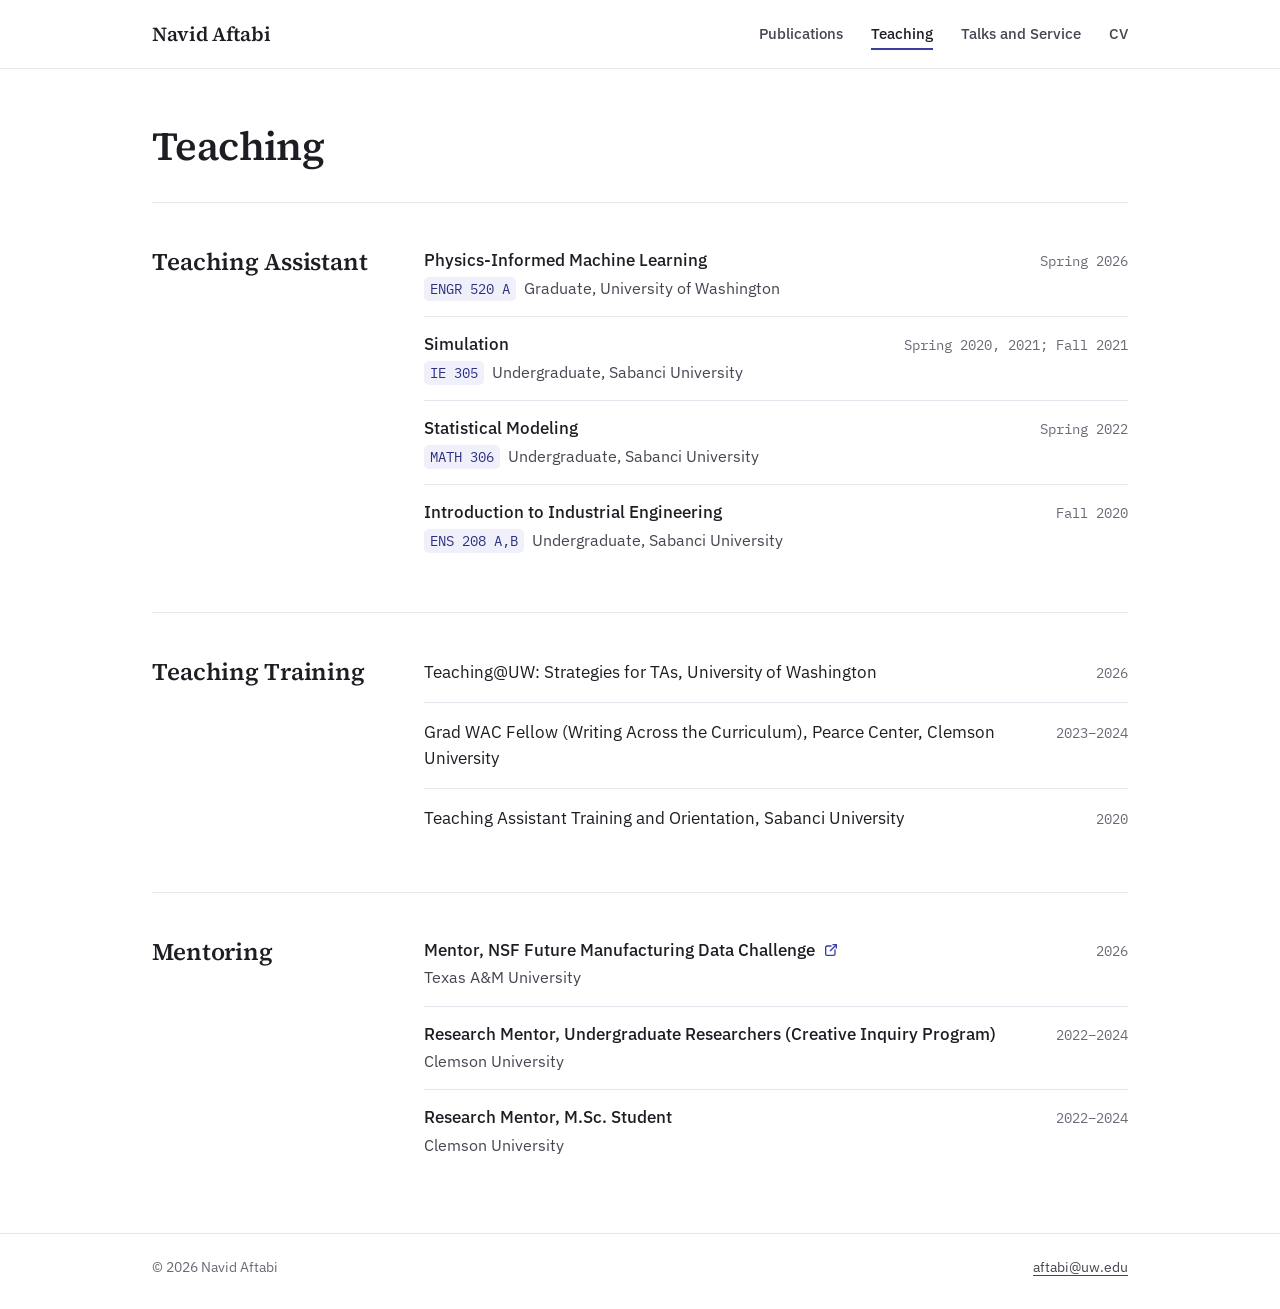
<file: teaching/index.html>
<!doctype html>
<html lang="en">
<head>
<meta charset="utf-8">
<meta name="viewport" content="width=device-width, initial-scale=1">
<title>Teaching | Navid Aftabi</title>
<meta name="description" content="Teaching, teaching training, and mentoring experience of Navid Aftabi.">
<meta name="author" content="Navid Aftabi">
<link rel="canonical" href="https://navidaftabi.github.io/teaching/">
<meta property="og:type" content="profile">
<meta property="og:title" content="Teaching | Navid Aftabi">
<meta property="og:description" content="Ph.D. Candidate, Industrial and Systems Engineering, University of Washington">
<meta property="og:url" content="https://navidaftabi.github.io/teaching/">
<meta property="og:image" content="https://navidaftabi.github.io/assets/img/og-card.png">
<meta property="og:image:width" content="1200">
<meta property="og:image:height" content="630">
<meta name="twitter:card" content="summary_large_image">
<link rel="icon" href="/favicon.svg" type="image/svg+xml">
<link rel="apple-touch-icon" href="/apple-touch-icon.png">
<link rel="preload" href="/assets/fonts/source-serif-4-latin-600-normal.woff2" as="font" type="font/woff2" crossorigin>
<link rel="preload" href="/assets/fonts/ibm-plex-sans-latin-400-normal.woff2" as="font" type="font/woff2" crossorigin>
<link rel="stylesheet" href="/assets/css/site.css">
</head>
<body>
<a class="skip" href="#main">Skip to content</a>

<header class="site-header">
  <div class="wrap">
    <a class="wordmark" href="/">Navid Aftabi</a>
    <nav class="nav" aria-label="Main">
      <a href="/publications/">Publications</a>
      <a href="/teaching/" aria-current="page">Teaching</a>
      <a href="/talks-and-service/">Talks and Service</a>
      <a href="/cv.pdf">CV</a>
    </nav>
  </div>
</header>

<main id="main" class="wrap">
  <header class="page-head">
    <h1>Teaching</h1>
  </header>

  <section class="section" aria-labelledby="assistant">
    <h2 id="assistant">Teaching Assistant</h2>
    <div>
      <ul class="entries">
        <li class="entry row">
          <div><h3 class="item-title">Physics-Informed Machine Learning</h3>
          <p class="item-meta"><span class="code">ENGR 520 A</span> Graduate, University of Washington</p></div>
          <span class="when">Spring 2026</span>
        </li>
        <li class="entry row">
          <div><h3 class="item-title">Simulation</h3>
          <p class="item-meta"><span class="code">IE 305</span> Undergraduate, Sabanci University</p></div>
          <span class="when">Spring 2020, 2021; Fall 2021</span>
        </li>
        <li class="entry row">
          <div><h3 class="item-title">Statistical Modeling</h3>
          <p class="item-meta"><span class="code">MATH 306</span> Undergraduate, Sabanci University</p></div>
          <span class="when">Spring 2022</span>
        </li>
        <li class="entry row">
          <div><h3 class="item-title">Introduction to Industrial Engineering</h3>
          <p class="item-meta"><span class="code">ENS 208 A,B</span> Undergraduate, Sabanci University</p></div>
          <span class="when">Fall 2020</span>
        </li>
      </ul>
    </div>
  </section>

  <section class="section" aria-labelledby="training">
    <h2 id="training">Teaching Training</h2>
    <div>
      <ul class="entries">
        <li class="entry row"><p class="item-plain">Teaching@UW: Strategies for TAs, University of Washington</p><span class="when">2026</span></li>
        <li class="entry row"><p class="item-plain">Grad WAC Fellow (Writing Across the Curriculum), Pearce Center, Clemson University</p><span class="when">2023–2024</span></li>
        <li class="entry row"><p class="item-plain">Teaching Assistant Training and Orientation, Sabanci University</p><span class="when">2020</span></li>
      </ul>
    </div>
  </section>

  <section class="section" aria-labelledby="mentoring">
    <h2 id="mentoring">Mentoring</h2>
    <div>
      <ul class="entries">
        <li class="entry row">
          <div><h3 class="item-title">Mentor, NSF Future Manufacturing Data Challenge <a class="inline-ext" href="https://arxiv.org/pdf/2607.07965" rel="noopener" aria-label="Link for Mentor, NSF Future Manufacturing Data Challenge"><svg viewBox="0 0 24 24" fill="none" stroke="currentColor" stroke-width="2" stroke-linecap="round" stroke-linejoin="round" aria-hidden="true"><path d="M12 6h-6a2 2 0 0 0 -2 2v10a2 2 0 0 0 2 2h10a2 2 0 0 0 2 -2v-6"/><path d="M11 13l9 -9"/><path d="M15 4h5v5"/></svg></a></h3>
          <p class="item-meta">Texas A&amp;M University</p></div>
          <span class="when">2026</span>
        </li>
        <li class="entry row">
          <div><h3 class="item-title">Research Mentor, Undergraduate Researchers (Creative Inquiry Program)</h3>
          <p class="item-meta">Clemson University</p></div>
          <span class="when">2022–2024</span>
        </li>
        <li class="entry row">
          <div><h3 class="item-title">Research Mentor, M.Sc. Student</h3>
          <p class="item-meta">Clemson University</p></div>
          <span class="when">2022–2024</span>
        </li>
      </ul>
    </div>
  </section>
</main>

<footer class="site-footer">
  <div class="wrap">
    <span>&copy; 2026 Navid Aftabi</span>
    <a href="mailto:aftabi@uw.edu">aftabi@uw.edu</a>
  </div>
</footer>
</body>
</html>
</file>
<file: assets/css/site.css>
@font-face{font-family:"Source Serif 4";src:url(../fonts/source-serif-4-latin-400-normal.woff2) format("woff2");font-weight:400;font-style:normal;font-display:swap}
@font-face{font-family:"Source Serif 4";src:url(../fonts/source-serif-4-latin-600-normal.woff2) format("woff2");font-weight:600;font-style:normal;font-display:swap}
@font-face{font-family:"IBM Plex Sans";src:url(../fonts/ibm-plex-sans-latin-400-normal.woff2) format("woff2");font-weight:400;font-style:normal;font-display:swap}
@font-face{font-family:"IBM Plex Sans";src:url(../fonts/ibm-plex-sans-latin-500-normal.woff2) format("woff2");font-weight:500;font-style:normal;font-display:swap}
@font-face{font-family:"IBM Plex Mono";src:url(../fonts/ibm-plex-mono-latin-400-normal.woff2) format("woff2");font-weight:400;font-style:normal;font-display:swap}

:root{
  --bg:#ffffff;
  --ink:#1d1d24;
  --ink-2:#464652;
  --ink-3:#6a6a77;
  --rule:#e6e6ee;
  --accent:#3b3f9f;
  --accent-deep:#2e3180;
  --accent-tint:#f0f0fa;
  --serif:"Source Serif 4",Georgia,"Times New Roman",serif;
  --sans:"IBM Plex Sans",system-ui,-apple-system,"Segoe UI",Roboto,sans-serif;
  --mono:"IBM Plex Mono",ui-monospace,SFMono-Regular,Menlo,monospace;
  --wrap:1040px;
  --rail:220px;
  --gutter:52px;
}

*,*::before,*::after{box-sizing:border-box}
html{-webkit-text-size-adjust:100%;text-size-adjust:100%}
body{margin:0;background:var(--bg);color:var(--ink);font:400 17px/1.65 var(--sans);-webkit-font-smoothing:antialiased;-moz-osx-font-smoothing:grayscale}
img{display:block;max-width:100%;height:auto}
a{color:var(--accent);text-decoration:underline;text-decoration-thickness:1px;text-underline-offset:3px}
a:hover{color:var(--accent-deep);text-decoration-thickness:2px}
:focus-visible{outline:2px solid var(--accent);outline-offset:3px;border-radius:4px}

.skip{position:absolute;left:-9999px;top:10px;z-index:10;background:var(--accent);color:#fff;padding:8px 14px;border-radius:6px;text-decoration:none}
.skip:focus{left:16px}
.wrap{max-width:var(--wrap);margin:0 auto;padding:0 32px}

/* Header */
.site-header{border-bottom:1px solid var(--rule)}
.site-header .wrap{display:flex;align-items:center;justify-content:space-between;gap:24px;min-height:68px}
.wordmark{font:600 20px/1 var(--serif);letter-spacing:-.005em;color:var(--ink);text-decoration:none}
.wordmark:hover{color:var(--ink);text-decoration:none}
.nav{display:flex;flex-wrap:wrap;gap:6px 28px}
.nav a{font:500 15px/1 var(--sans);color:var(--ink-2);text-decoration:none;padding:7px 0;border-bottom:2px solid transparent}
.nav a:hover{color:var(--accent)}
.nav a[aria-current="page"]{color:var(--ink);border-bottom-color:var(--accent)}

/* Intro */
.hero{display:grid;grid-template-columns:var(--rail) minmax(0,1fr);gap:var(--gutter);align-items:center;padding:64px 0 56px}
.portrait img{width:var(--rail);aspect-ratio:4/5;object-fit:cover;border-radius:14px;background:#f2f2f5}
.status{display:inline-flex;align-items:center;gap:8px;margin:0;font:400 13px/1 var(--mono);letter-spacing:.01em;color:var(--accent-deep);background:var(--accent-tint);padding:7px 12px;border-radius:999px}
.status::before{content:"";width:7px;height:7px;border-radius:50%;background:var(--accent)}
h1{font:600 46px/1.08 var(--serif);letter-spacing:-.015em;margin:18px 0 10px}
.role{margin:0;color:var(--ink-2);font-size:17.5px;line-height:1.5}
.links{display:flex;flex-wrap:wrap;gap:10px;margin:26px 0 0;padding:0;list-style:none}
.btn{display:inline-flex;align-items:center;gap:8px;font:500 14.5px/1 var(--sans);color:var(--ink);text-decoration:none;border:1px solid var(--rule);border-radius:8px;padding:10px 14px;transition:border-color .15s,color .15s,background-color .15s}
.btn svg{width:18px;height:18px;flex:none;color:var(--accent)}
.btn:hover{border-color:var(--accent);color:var(--accent-deep);text-decoration:none}
.btn-primary{background:var(--accent);border-color:var(--accent);color:#fff}
.btn-primary svg{color:#fff}
.btn-primary:hover{background:var(--accent-deep);border-color:var(--accent-deep);color:#fff}

/* Sections */
.section{display:grid;grid-template-columns:var(--rail) minmax(0,1fr);gap:var(--gutter);padding:44px 0;border-top:1px solid var(--rule)}
.section h2{font:600 24px/1.25 var(--serif);letter-spacing:-.005em;margin:0}
.bio{margin:0;max-width:68ch;font-size:17.5px;line-height:1.72}
.news{list-style:none;margin:0;padding:0}
.news li{display:grid;grid-template-columns:96px minmax(0,1fr);gap:20px;padding:12px 0;border-bottom:1px solid var(--rule)}
.news li:first-child{padding-top:2px}
.news li:last-child{border-bottom:0}
.news time{font:400 13.5px/1.85 var(--mono);color:var(--ink-3);white-space:nowrap}
.news p{margin:0;line-height:1.6}

/* Inner pages */
.page-head{padding:56px 0 34px}
.page-head h1{margin:0;font-size:40px}
.page-note{margin:12px 0 0;color:var(--ink-3);font-size:15px}
.jump{display:flex;flex-wrap:wrap;gap:8px;margin-top:20px}
.section h2 .sub{display:block;margin-top:6px;font:400 13px/1.4 var(--mono);color:var(--ink-3);letter-spacing:0}
.entries{list-style:none;margin:0;padding:0}
.entry{padding:16px 0;border-bottom:1px solid var(--rule)}
.entry:first-child{padding-top:2px}
.entry:last-child{border-bottom:0}
.pub{display:grid;grid-template-columns:52px minmax(0,1fr);gap:12px}
.pub-label{font:400 13.5px/1.85 var(--mono);color:var(--ink-3)}
.pub-title{margin:0;font:500 17px/1.45 var(--sans)}
.pub-title a{color:var(--ink);text-decoration:none}
.pub-title a:hover{color:var(--accent);text-decoration:underline}
.pub-meta{margin:4px 0 0;color:var(--ink-2);font-size:15.5px;line-height:1.55}
.pub-meta strong{color:var(--ink);font-weight:500}
.pub-award{display:flex;align-items:center;gap:6px;margin:8px 0 0;font-size:14.5px;color:var(--accent-deep)}
.pub-award svg{width:17px;height:17px;flex:none}
.pub-actions{display:flex;flex-wrap:wrap;align-items:flex-start;gap:8px;margin-top:10px}
.chip{display:inline-block;font:400 12.5px/1 var(--mono);color:var(--ink-2);background:var(--bg);border:1px solid var(--rule);border-radius:6px;padding:6px 9px;text-decoration:none;cursor:pointer}
.chip:hover{border-color:var(--accent);color:var(--accent-deep);text-decoration:none}
details.bib summary{list-style:none}
details.bib summary::-webkit-details-marker{display:none}
details.bib{min-width:0;max-width:100%}
details.bib[open]{flex-basis:100%}
details.bib[open] summary{border-color:var(--accent);color:var(--accent-deep)}
details.bib pre{margin:10px 0 8px;padding:12px 14px;font:12.5px/1.6 var(--mono);color:var(--ink-2);background:#f7f7fb;border:1px solid var(--rule);border-radius:8px;overflow-x:auto}
.row{display:grid;grid-template-columns:minmax(0,1fr) auto;gap:20px;align-items:baseline}
.dated{display:grid;grid-template-columns:96px minmax(0,1fr);gap:20px}
.when{font:400 13.5px/1.85 var(--mono);color:var(--ink-3);white-space:nowrap}
.item-title{margin:0;font:500 16.5px/1.45 var(--sans)}
.item-meta{margin:3px 0 0;color:var(--ink-2);font-size:15.5px;line-height:1.55}
.item-plain{margin:0;line-height:1.55}
.code{font:400 13.5px/1 var(--mono);color:var(--accent-deep);background:var(--accent-tint);border-radius:5px;padding:3px 6px;margin-right:4px}
.inline-ext{display:inline-flex;vertical-align:-2px;margin-left:4px;color:var(--accent)}
.inline-ext svg{width:16px;height:16px}
.group{margin:30px 0 8px;font:500 16px/1.4 var(--sans);color:var(--ink)}
.group:first-child{margin-top:0}
.cols{list-style:none;margin:0;padding:0;columns:2;column-gap:32px}
.cols li{break-inside:avoid;padding:6px 0;line-height:1.5;border-bottom:1px solid var(--rule)}

/* Footer */
.site-footer{border-top:1px solid var(--rule);margin-top:16px}
.site-footer .wrap{display:flex;justify-content:space-between;flex-wrap:wrap;gap:8px 24px;padding-top:22px;padding-bottom:30px;font-size:14px;color:var(--ink-3)}
.site-footer a{color:var(--ink-2)}

@media (max-width:820px){
  :root{--rail:180px;--gutter:36px}
  h1{font-size:40px}
}
@media (max-width:680px){
  .wrap{padding:0 20px}
  .site-header .wrap{flex-direction:column;align-items:flex-start;gap:8px;padding-top:18px;padding-bottom:10px}
  .nav{gap:2px 20px}
  .hero{grid-template-columns:1fr;gap:26px;padding:36px 0 34px}
  .portrait img{width:148px}
  h1{font-size:34px;margin-top:16px}
  .role{font-size:16.5px}
  .section{grid-template-columns:1fr;gap:14px;padding:32px 0}
  .bio{font-size:17px}
  .news li{grid-template-columns:1fr;gap:2px}
  .page-head{padding:34px 0 24px}
  .page-head h1{font-size:32px}
  .pub{grid-template-columns:1fr;gap:2px}
  .row,.dated{grid-template-columns:1fr;gap:2px}
  .row .when{order:-1}
  .cols{columns:1}
}
@media (prefers-reduced-motion:reduce){*{transition:none!important}}
@media print{
  .skip,.nav,.links{display:none}
  body{font-size:11pt}
  .hero{padding:12px 0}
  a{color:inherit;text-decoration:none}
}
</file>
